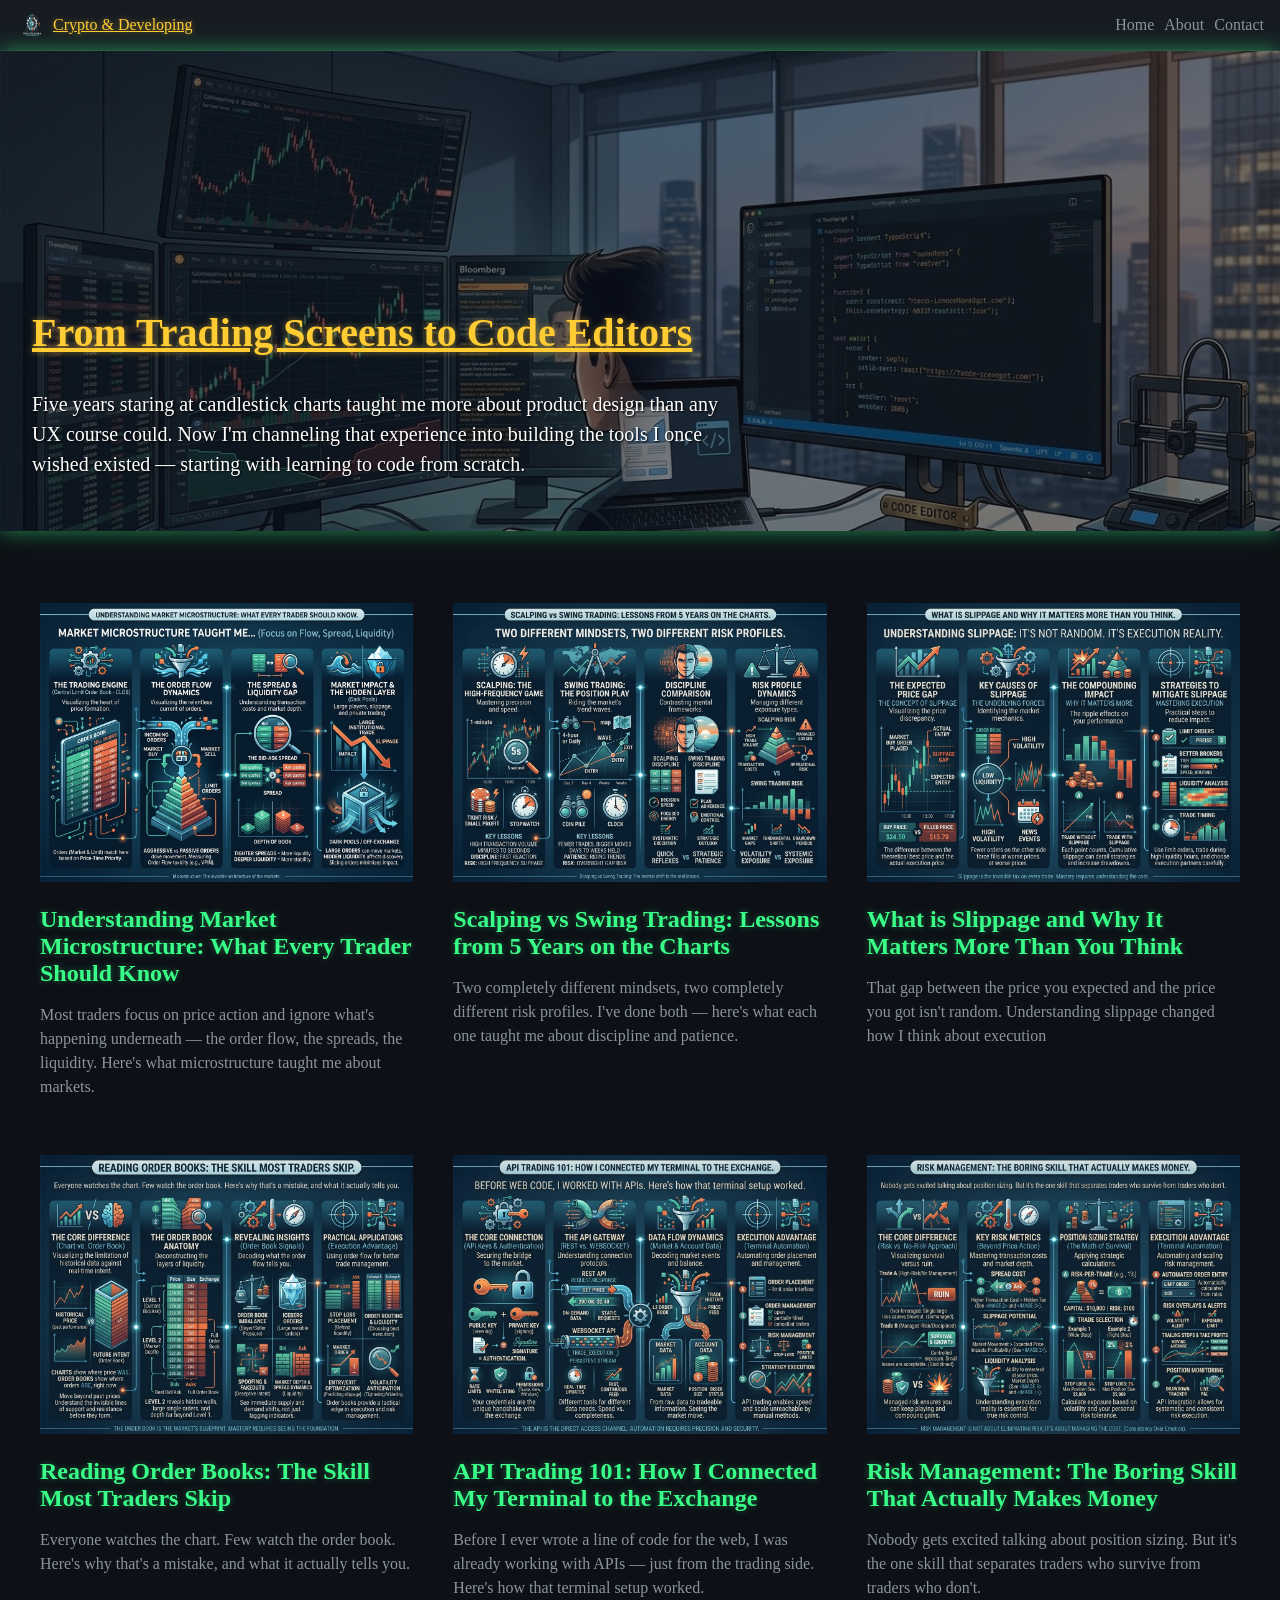
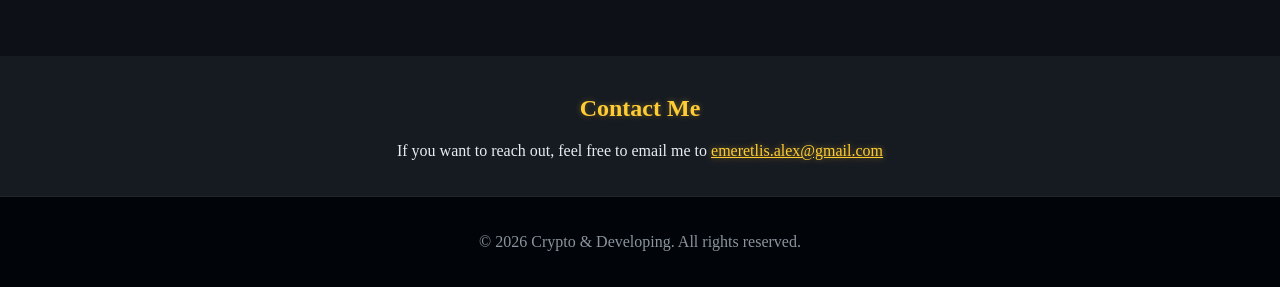
<file: index.html>
<!DOCTYPE html>
<html lang="en">
<head>
    <meta charset="UTF-8">
    <meta name="viewport" content="width=device-width, initial-scale=1.0">
    <title>Crypto & Developing | A Trader's Journey into Fintech</title>
    <link rel="stylesheet" href="style.css">
</head>
<body>
    <nav class="navbar">
        <div class="nav-logo">
            <img class="logo-img" src="images/logo.png" alt="Logo">
            <span class="logo-text"><a href="index.html">Crypto & Developing</a></span>
        </div>
        <div class="nav-section">
            <ul>
                <li><a href="index.html">Home</a></li>
                <li><a href="about-me.html">About</a></li>
                <li><a href="#contact">Contact</a></li>
            </ul>
        </div>
    </nav>
    <header class="header-container" id="home">
        <article class="header-article">
            <div class="header-content">
                <h1><a href="featured-post.html">From Trading Screens to Code Editors</a></h1>
                <p>Five years staring at candlestick charts taught me more about product design than any UX course could. 
                    Now I'm channeling that experience into building the tools I once wished existed —
                    starting with learning to code from scratch. </p>
            </div>
        </article>
    </header>
    <main class="articles-grid">
            <article  class="blog-article microstructure">
                <img src="images/microstructure.png" alt="Article Image about crypto and developing">
                <h3>Understanding Market Microstructure: What Every Trader Should Know</h3>
                <p>Most traders focus on price action and ignore what's happening underneath — the order flow,
                     the spreads, the liquidity. Here's what microstructure taught me about markets.</p>
            </article>
            <article class="blog-article scalping">
                <img src="images/scalping-vs-swing.png" alt="scalping vs swing trading">
                <h3>Scalping vs Swing Trading: Lessons from 5 Years on the Charts</h3>
                <p>Two completely different mindsets, two completely different risk profiles. 
                    I've done both — here's what each one taught me about discipline and patience.</p>
            </article>
            <article class="blog-article slippage">
                <img src="images/slippage.png" alt="Slippage Image about crypto explaining slippage">
                <h3>What is Slippage and Why It Matters More Than You Think</h3>
                <p>That gap between the price you expected and the price you got isn't random. 
                    Understanding slippage changed how I think about execution</p>
            </article>
            <article class="blog-article orderbook">
                <img src="images/order-book.png" alt="Order Book Image,about crypto explaining order books">
                <h3>Reading Order Books: The Skill Most Traders Skip</h3>
                <p>Everyone watches the chart. Few watch the order book. 
                    Here's why that's a mistake, and what it actually tells you.</p>
            </article>
            <article class="blog-article api">
                <img src="images/api.png" alt="API Image about crypto explaining API">
                <h3>API Trading 101: How I Connected My Terminal to the Exchange</h3>
                <p>Before I ever wrote a line of code for the web, I was already working with APIs — just from the trading side. 
                    Here's how that terminal setup worked.</p>
            </article>
            <article class="blog-article risk">
                <img src="images/risk-management.png" alt="Risk Management Image about crypto explaining risk management">
                <h3>Risk Management: The Boring Skill That Actually Makes Money</h3>
                <p>Nobody gets excited talking about position sizing. 
                    But it's the one skill that separates traders who survive from traders who don't.</p>
            </article>    
    </main>
    
    <section class="contact-me" id="contact">
        <h2>Contact Me</h2>
        <p>If you want to reach out, feel free to email me to <a href="mailto:emeretlis.alex@gmail.com">emeretlis.alex@gmail.com</a></p>
    </section>
<footer>
    <p>&copy; 2026 Crypto & Developing. All rights reserved.</p>
</footer>
</body>
</html>
</file>
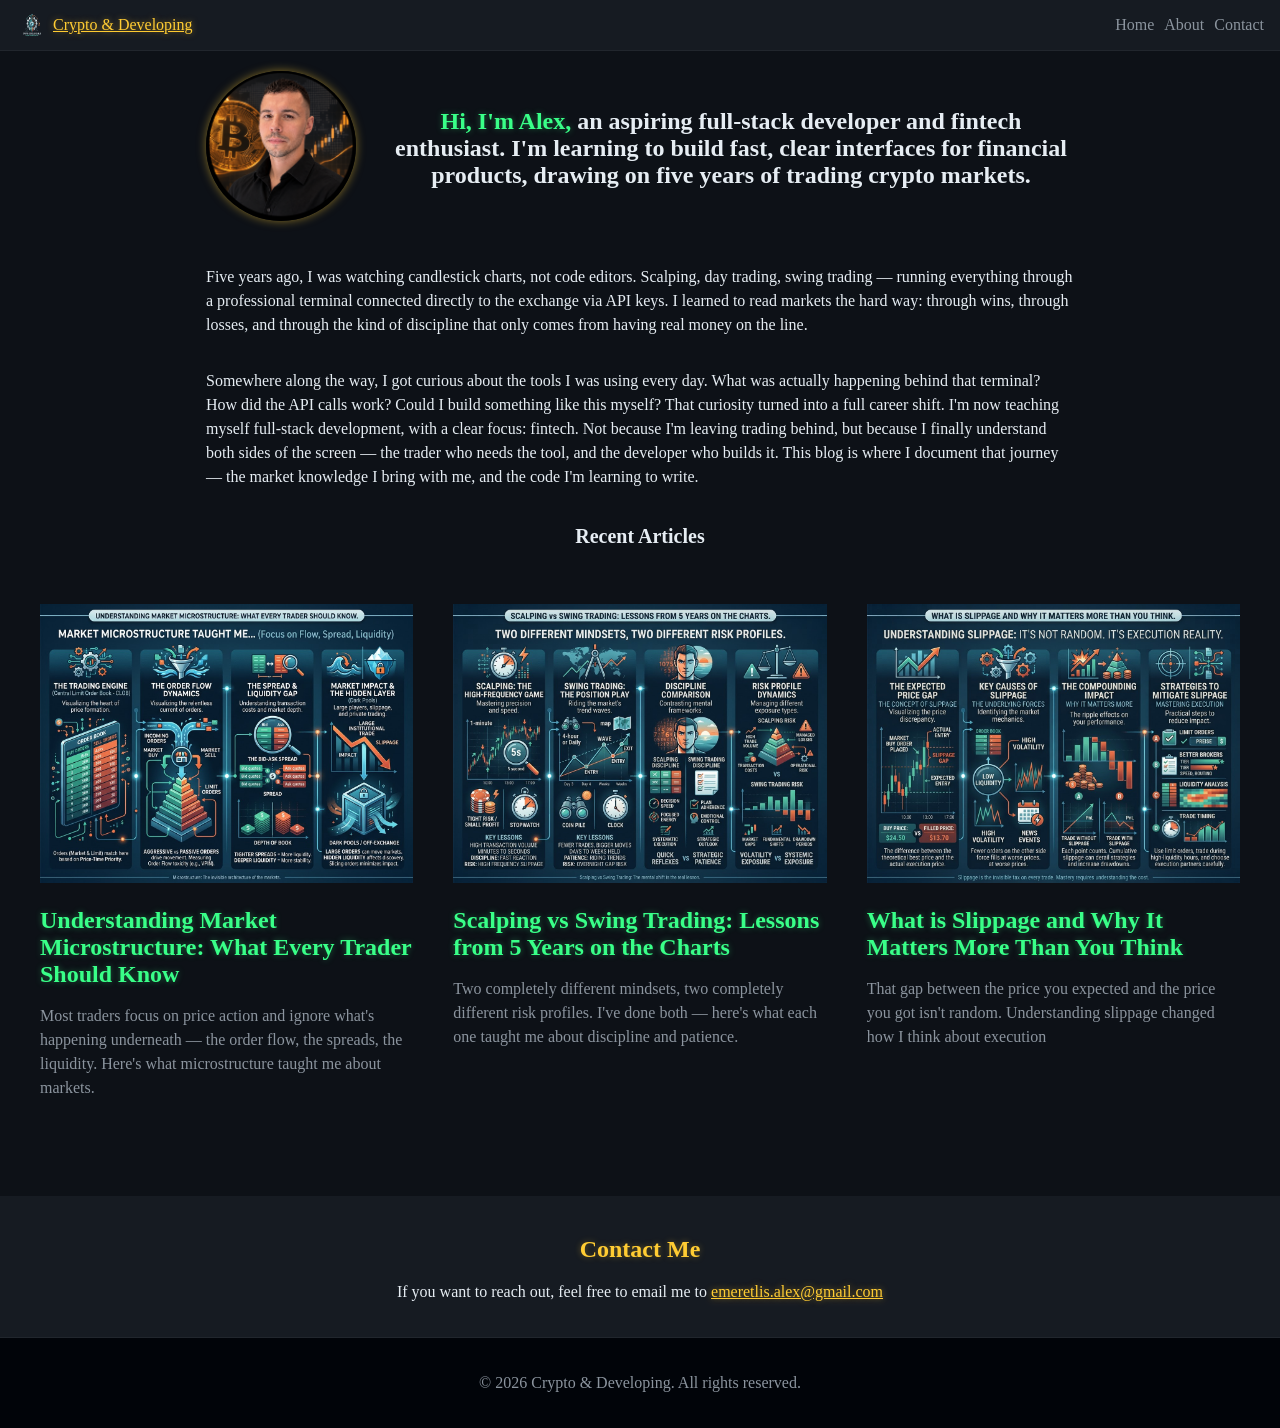
<file: about-me.html>
<!DOCTYPE html>
<html lang="en">
<head>
    <meta charset="UTF-8">
    <meta name="viewport" content="width=device-width, initial-scale=1.0">
    <title>About Alex | Aspiring Fintech Developer</title>
    <link rel="stylesheet" href="style.css">
</head>
<body>
    <nav class="navbar">
        <div class="nav-logo">
            <img class="logo-img" src="images/logo.png" alt="Logo">
            <span class="logo-text"><a href="index.html">Crypto & Developing</a></span>
        </div>
        <div class="nav-section">
            <ul>
                <li><a href="index.html">Home</a></li>
                <li><a href="about-me.html">About</a></li>
                <li><a href="index.html#contact">Contact</a></li>
            </ul>
        </div>
    </nav>
    <article class="about-me" id="about">
        <div class="about-me-header">
            <div>
                <img src="images/myphoto.png" alt="My Photo">
            </div>
            <div >
                <h1><span class="about-me-name">Hi, I'm Alex,</span>
                an aspiring full-stack developer and fintech enthusiast.
                I'm learning to build fast, clear interfaces for financial products, drawing on five years of trading crypto markets.</h1>
            </div>
        </div>
        <p>
            Five years ago, I was watching candlestick charts, not code editors. Scalping, day trading, swing trading — running everything through a professional terminal connected directly to the exchange via API keys.
            I learned to read markets the hard way: through wins, through losses, and through the kind of discipline that only comes from having real money on the line.
        </p>    
        <p>  
            Somewhere along the way, I got curious about the tools I was using every day. What was actually happening behind that terminal? How did the API calls work? Could I build something like this myself? 
            That curiosity turned into a full career shift. I'm now teaching myself full-stack development, with a clear focus: fintech. Not because I'm leaving trading behind, but because I finally understand both sides of the screen — the trader who needs the tool, and the developer who builds it.
            This blog is where I document that journey — the market knowledge I bring with me, and the code I'm learning to write.
        </p>
    </article>
    <h2 class="resent-articles">Recent Articles</h2>
    <main class="articles-grid">
            <article  class="blog-article">
                <img src="images/microstructure.png" alt="Article Image about crypto and developing">
                <h3>Understanding Market Microstructure: What Every Trader Should Know</h3>
                <p>Most traders focus on price action and ignore what's happening underneath — the order flow,
                     the spreads, the liquidity. Here's what microstructure taught me about markets.</p>
            </article>
            <article class="blog-article">
                <img src="images/scalping-vs-swing.png" alt="scalping vs swing trading">
                <h3>Scalping vs Swing Trading: Lessons from 5 Years on the Charts</h3>
                <p>Two completely different mindsets, two completely different risk profiles. 
                    I've done both — here's what each one taught me about discipline and patience.</p>
            </article>
            <article class="blog-article">
                <img src="images/slippage.png" alt="Slippage Image about crypto explaining slippage">
                <h3>What is Slippage and Why It Matters More Than You Think</h3>
                <p>That gap between the price you expected and the price you got isn't random. 
                    Understanding slippage changed how I think about execution</p>
            </article>    
    </main>
    <section class="contact-me" id="contact">
        <h2>Contact Me</h2>
        <p>If you want to reach out, feel free to email me to <a href="mailto:emeretlis.alex@gmail.com">emeretlis.alex@gmail.com</a></p>
    </section>
<footer>
    <p>&copy; 2026 Crypto & Developing. All rights reserved.</p>
</footer>
</body>
</html>
</file>
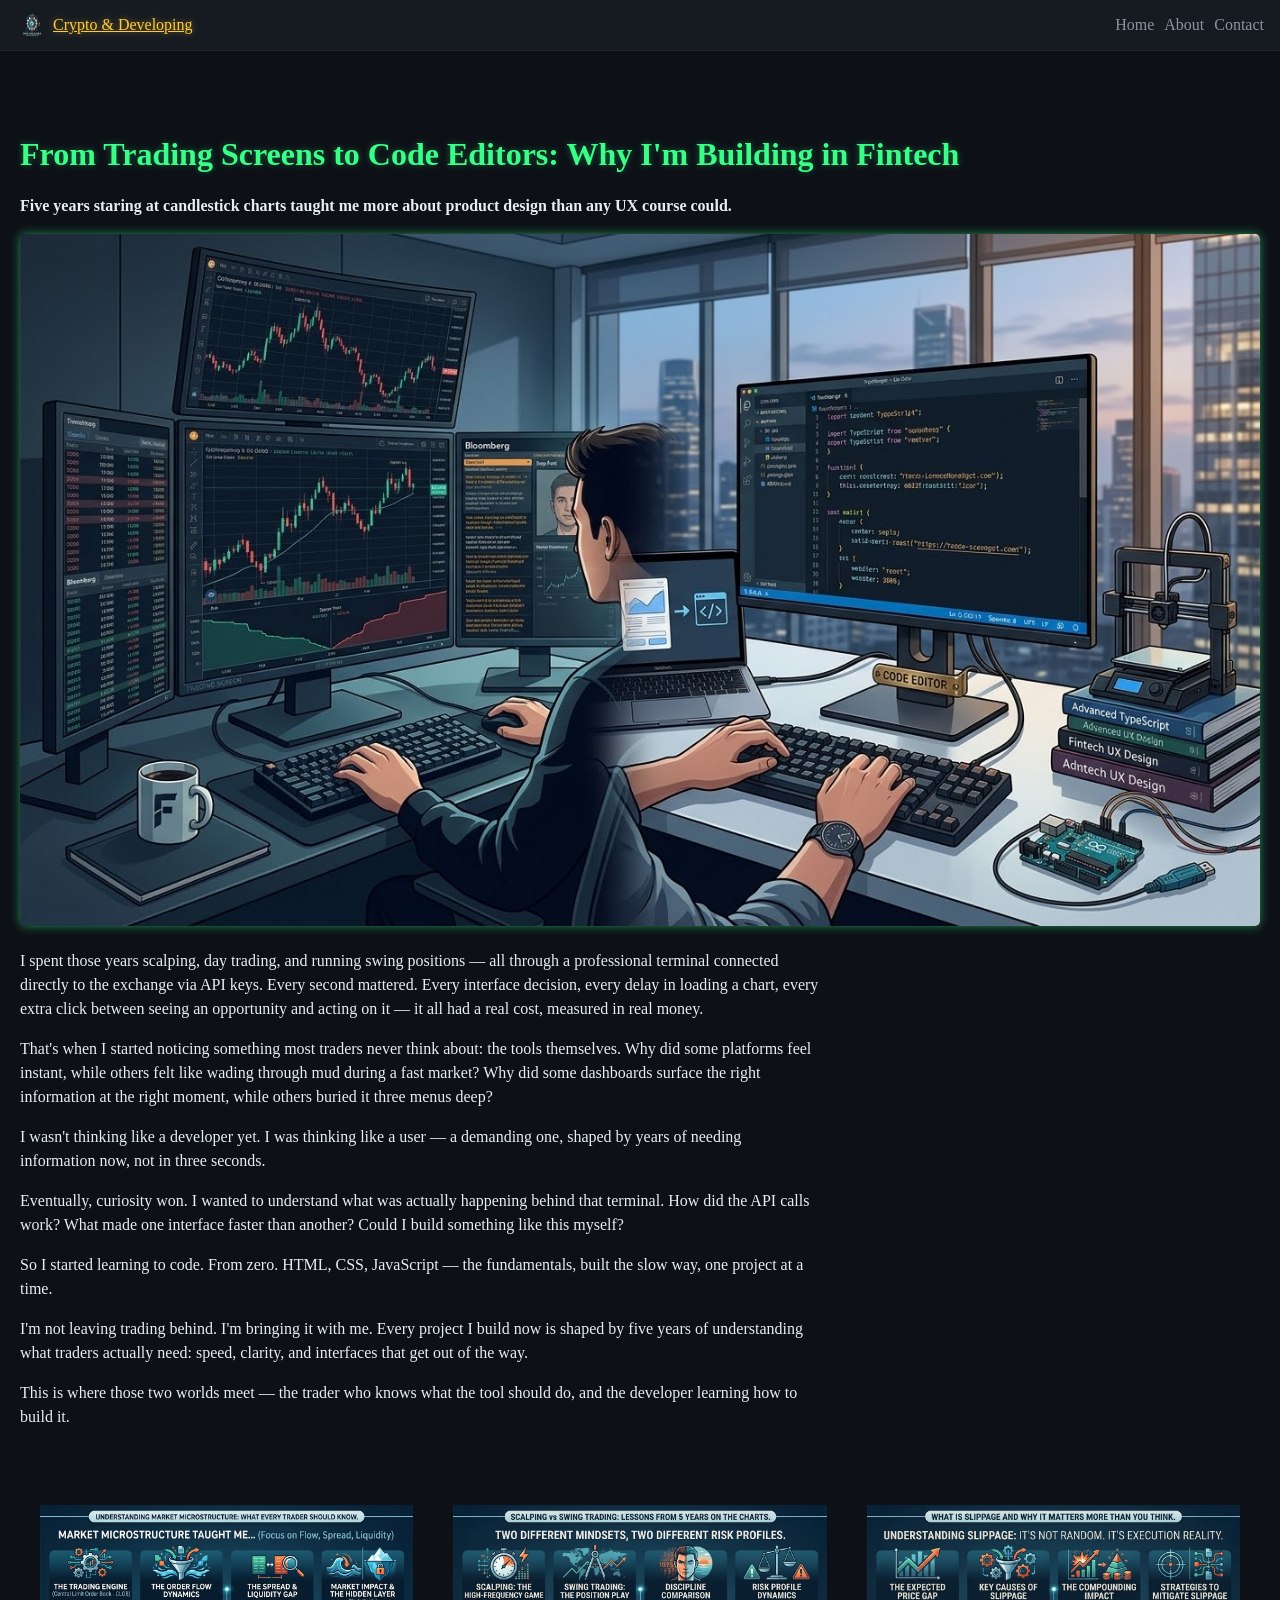
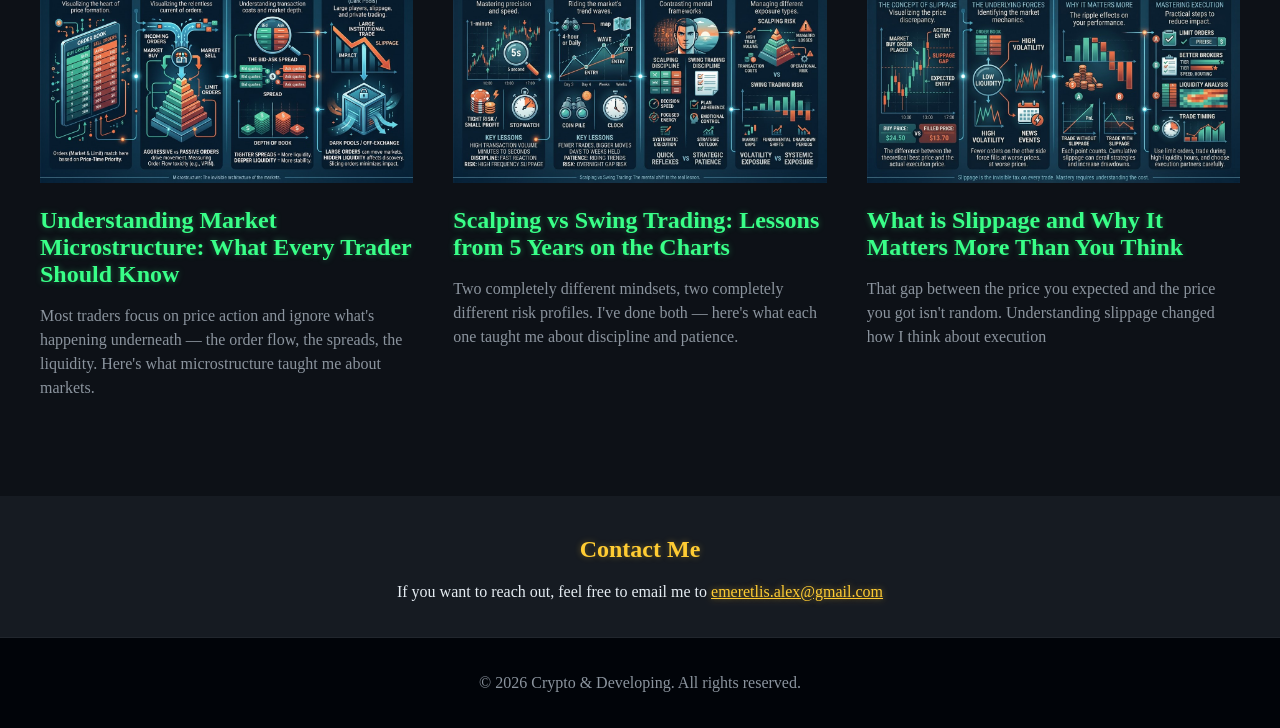
<file: featured-post.html>
<!DOCTYPE html>
<html lang="en">
<head>
    <meta charset="UTF-8">
    <meta name="viewport" content="width=device-width, initial-scale=1.0">
    <title>From Trading Screens to Code Editors | Crypto & Developing</title>
    <link rel="stylesheet" href="style.css">
</head>
<body>
    <nav class="navbar">
        <div class="nav-logo">
            <img class="logo-img" src="images/logo.png" alt="Logo">
            <span class="logo-text"><a href="index.html">Crypto & Developing</a></span>
        </div>
        <div class="nav-section">
            <ul>
                <li><a href="index.html">Home</a></li>
                <li><a href="about-me.html">About</a></li>
                <li><a href="index.html#contact">Contact</a></li>
            </ul>
        </div>
    </nav>
    <article class="featured-post">
        <h1 class="featured-post-title">From Trading Screens to Code Editors: Why I'm Building in Fintech</h1>
        <p><strong>Five years staring at candlestick charts taught me more about product design than any UX course could.</strong></p>
        <img class="featured-post-img" src="images/header1.png" alt="Featured Post Image about crypto and developing">
        <p>I spent those years scalping, day trading, and running swing positions — all through a professional terminal connected directly to the exchange via API keys. 
            Every second mattered. Every interface decision, every delay in loading a chart, every extra click between seeing an opportunity and acting on it — it all had a real cost, measured in real money. </p>
        <p>That's when I started noticing something most traders never think about: the tools themselves. Why did some platforms feel instant, while others felt like wading through mud during a fast market? 
            Why did some dashboards surface the right information at the right moment, while others buried it three menus deep?</p>
        <p>I wasn't thinking like a developer yet. I was thinking like a user — a demanding one, shaped by years of needing information now, not in three seconds.</p>
        <p>Eventually, curiosity won. I wanted to understand what was actually happening behind that terminal. How did the API calls work? What made one interface faster than another? Could I build something like this myself?</p>
        <p>So I started learning to code. From zero. HTML, CSS, JavaScript — the fundamentals, built the slow way, one project at a time.</p>
        <p>I'm not leaving trading behind. I'm bringing it with me. Every project I build now is shaped by five years of understanding what traders actually need: speed, clarity, and interfaces that get out of the way.</p>
        <p>This is where those two worlds meet — the trader who knows what the tool should do, and the developer learning how to build it.</p>
    </article>
    <main class="articles-grid">
            <article  class="blog-article">
                <img src="images/microstructure.png" alt="Article Image about crypto and developing">
                <h3>Understanding Market Microstructure: What Every Trader Should Know</h3>
                <p>Most traders focus on price action and ignore what's happening underneath — the order flow,
                     the spreads, the liquidity. Here's what microstructure taught me about markets.</p>
            </article>
            <article class="blog-article">
                <img src="images/scalping-vs-swing.png" alt="scalping vs swing trading">
                <h3>Scalping vs Swing Trading: Lessons from 5 Years on the Charts</h3>
                <p>Two completely different mindsets, two completely different risk profiles. 
                    I've done both — here's what each one taught me about discipline and patience.</p>
            </article>
            <article class="blog-article">
                <img src="images/slippage.png" alt="Slippage Image about crypto explaining slippage">
                <h3>What is Slippage and Why It Matters More Than You Think</h3>
                <p>That gap between the price you expected and the price you got isn't random. 
                    Understanding slippage changed how I think about execution</p>
            </article>
    </main>
    <section class="contact-me" id="contact">
        <h2>Contact Me</h2>
        <p>If you want to reach out, feel free to email me to <a href="mailto:emeretlis.alex@gmail.com">emeretlis.alex@gmail.com</a></p>
    </section>
<footer>
    <p>&copy; 2026 Crypto & Developing. All rights reserved.</p>
</footer>
</body>
</html>
</file>
<file: style.css>
:root {
    --bg-primary: #0d1117;
    --bg-surface: #161b22;
    --bg-footer: #010409;
    --border-subtle: #21262d;
    --text-primary: #e6edf3;
    --text-secondary: #8b949e;
    --accent-green: #39ff88;
    --accent-gold: #ffcc33;
    --accent-red: #ff4d4d;
}

body {
    margin: 0;
    background-color: var(--bg-primary);
    color: var(--text-primary);
}

img {
    max-width: 100%;
    height: auto;
}


a {
    color: var(--accent-gold);
    text-shadow: 0 0 6px rgba(255, 204, 51, 0.5);
}

a:hover {
    color: var(--accent-green);
    text-shadow: 0 0 8px rgba(57, 255, 136, 0.7);
}

main h3 {
    font-size: 1.5rem;
    margin-bottom: 0;
    color: var(--accent-green);
    text-shadow: 0 0 6px rgba(57, 255, 136, 0.35);
}

main p {
    font-size: 1rem;
    line-height: 1.5;
    color: var(--text-secondary);
}


.featured-post-img {
    width: 100%;
    height: auto;
    border-radius: 5px;
    box-shadow: 0 0 10px rgba(57, 255, 136, 0.5);
}

.navbar {
    display: flex;
    justify-content: space-between;
    padding-left: 1em;
    padding-right: 1em;
    background-color: var(--bg-surface);
    border-bottom: 1px solid var(--border-subtle);
}

.logo-text {
    color: var(--accent-gold);
}

.nav-section li a {
    color: var(--text-secondary);
    text-shadow: none;
    text-decoration: none;
}

.nav-section li a:hover {
    color: var(--accent-green);
    text-shadow: 0 0 8px rgba(57, 255, 136, 0.7);
}

.nav-logo {
    display: flex;
    align-items: center;
    gap: 5px;
}

.nav-section  ul {
    display: flex;
    justify-content: space-between;
    gap: 10px;
}
.nav-section li {
    list-style: none;
}

.logo-img {
    width: 2rem;
    height: 2rem;
    border-radius: 50%;
}

.header-container {
    display: flex;
    flex-direction: column;
}

.header-article {
    background-image: url('images/header1.png');
    background-size: cover;
    color: white;
    min-height: 18.312rem;
    position: relative;
    box-shadow: 0 0 20px rgba(57, 255, 136, 0.5);
    margin-bottom: 1.25rem;
}

.header-content {
    position: absolute;
    bottom: 0;
    left: 0;
    padding: 1rem;
    text-shadow: 1px 1px 2px black;
}

.header-article::before {
    content: "";
    position: absolute;
    top: 0;
    left: 0;
    width: 100%;
    height: 100%;
    background-color: rgba(13, 17, 23, 0.55);
}

.header-content p {
    line-height: 1.1;
}

.articles-grid {
    display: grid;
    grid-template-columns: minmax(0, 1fr);
    gap: 1.25rem;
    padding: 1.25rem;
}

.blog-article {
    display: flex;
    flex-direction: column;
}

.about-me {
    display: flex;
    flex-direction: column;
    align-items: center;
    text-align: center;
    padding: 1.25rem;
}

.about-me img {
    min-width: 150px;
    height: 150px;
    border-radius: 50%;
    box-shadow: 0 0 10px rgba(255, 204, 51, 0.5);
}

.about-me p {
    text-align: left;
    line-height: 1.5;
    max-width: 600px;
}

.about-me h2,
.contact-me h2 {
    color: var(--accent-gold);
    text-shadow: 0 0 6px rgba(255, 204, 51, 0.35);
}

.about-me-name {
    color: var(--accent-green);
    text-shadow: 0 0 6px rgba(57, 255, 136, 0.35);
}


.about-me-header h1 {
    font-size: 1.5rem;
}

.featured-post {
    text-align: left;
    line-height: 1.5;
    padding: 1.25rem;
    margin-top: 2rem;
}

.featured-post h1 {
    font-size: 2rem;
    margin-bottom: 0.5rem;
    color: var(--accent-green);
    text-shadow: 0 0 6px rgba(57, 255, 136, 0.35);
}
.featured-post p {
    line-height: 1.5;
    max-width: 50rem;
}


.contact-me {
    background-color: var(--bg-surface);
    text-align: center;
    padding: 1.25rem;
}

.resent-articles {
    text-align: center;
    font-size: 1.25rem;
    margin-bottom: 1rem;
    margin-top: 0;
}

footer {
    text-align: center;
    padding: 1.25rem;
    background-color: var(--bg-footer);
    color: var(--text-secondary);
    border-top: 1px solid var(--border-subtle);
}

@media (min-width: 768px) {
    .header-article {
       min-height: 30rem;
       margin-bottom: 2rem;
    }

    .header-content {
        padding: 2rem;
        max-width: 55%;
    }

    .header-content h1 {
        font-size: 2.5rem;
    }

    .header-content p {
        font-size: 1.25rem;
        line-height: 1.5;
    }

    .about-me {
        text-align: center;
    }

    .about-me p {
        max-width:70%;
    }

    .about-me-header {
        display: flex;
        gap: 2rem;
        justify-content: space-around;
        align-items: center;
        max-width: 70%;
        margin-bottom: 1.5rem;
    }

 
    .articles-grid {
        grid-template-columns: repeat(3, minmax(0, 1fr));
        padding: 2.5rem;
        gap: 2.5rem;
        grid-template-areas:
        "micro scalp slipp" 
        "order api risk";
    }

    .microstructure {
        grid-area: micro;
    }

    .scalping {
        grid-area: scalp;
    }

    .slippage {
        grid-area: slipp;
    }

    .orderbook {
        grid-area: order;
    }

    .api {
        grid-area: api;
    }

    .risk {
        grid-area: risk;
    }
}
</file>
